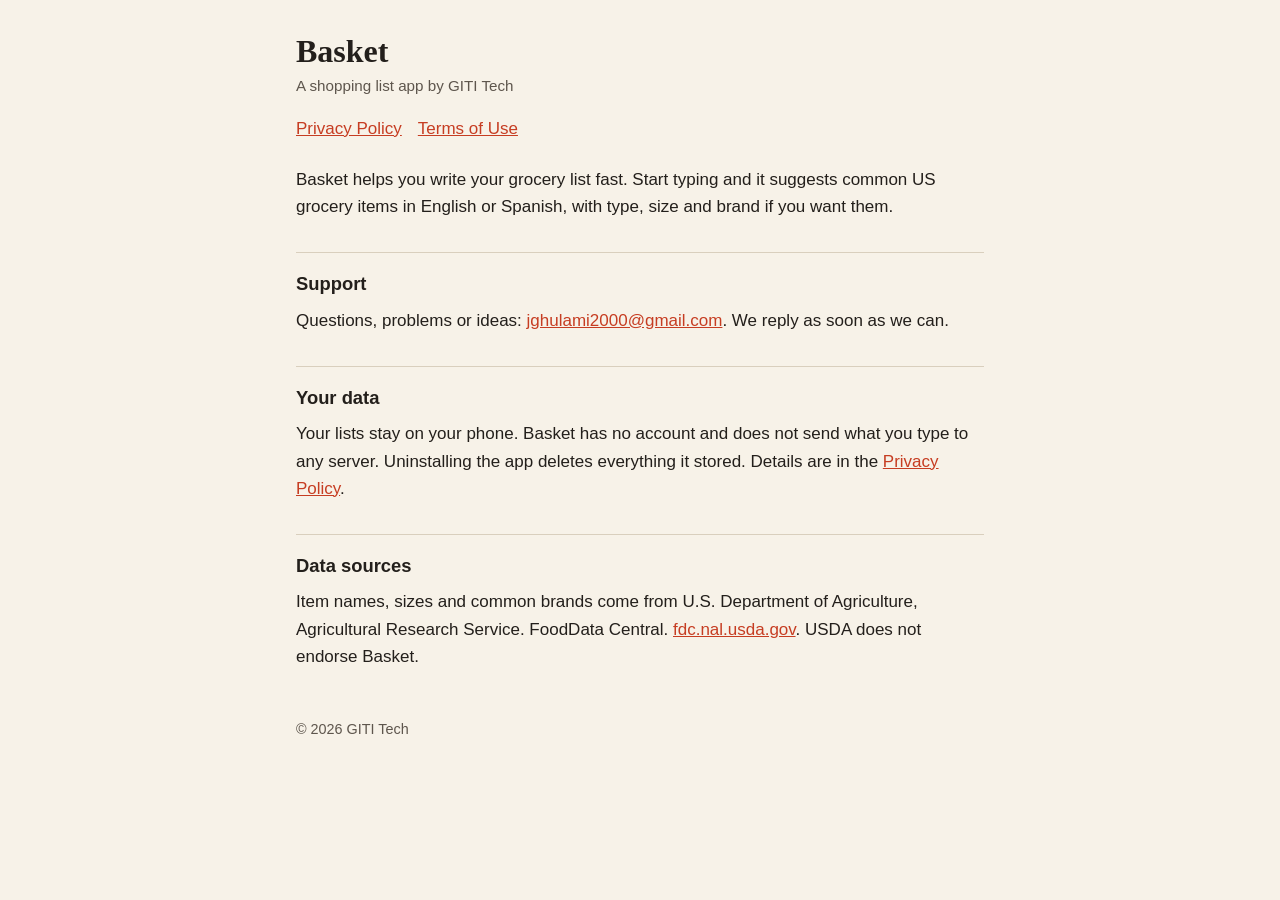
<file: index.html>
<!doctype html>
<html lang="en">
<head>
  <meta charset="utf-8">
  <meta name="viewport" content="width=device-width, initial-scale=1">
  <title>Basket by GITI Tech</title>
  <meta name="description" content="Basket is a shopping list that remembers what you paid. Support, privacy policy and terms.">
  <link rel="stylesheet" href="style.css">
</head>
<body>
<main>
  <h1>Basket</h1>
  <p class="meta">A shopping list app by GITI Tech</p>
  <nav>
    <a href="privacy.html">Privacy Policy</a>
    <a href="terms.html">Terms of Use</a>
  </nav>

  <p>Basket helps you write your grocery list fast. Start typing and it suggests common US grocery items in English or Spanish, with type, size and brand if you want them.</p>

  <h2>Support</h2>
  <p>Questions, problems or ideas: <a href="mailto:jghulami2000@gmail.com">jghulami2000@gmail.com</a>. We reply as soon as we can.</p>

  <h2>Your data</h2>
  <p>Your lists stay on your phone. Basket has no account and does not send what you type to any server. Uninstalling the app deletes everything it stored. Details are in the <a href="privacy.html">Privacy Policy</a>.</p>

  <h2>Data sources</h2>
  <p>Item names, sizes and common brands come from U.S. Department of Agriculture, Agricultural Research Service. FoodData Central. <a href="https://fdc.nal.usda.gov">fdc.nal.usda.gov</a>. USDA does not endorse Basket.</p>

  <footer>&copy; 2026 GITI Tech</footer>
</main>
</body>
</html>
</file>
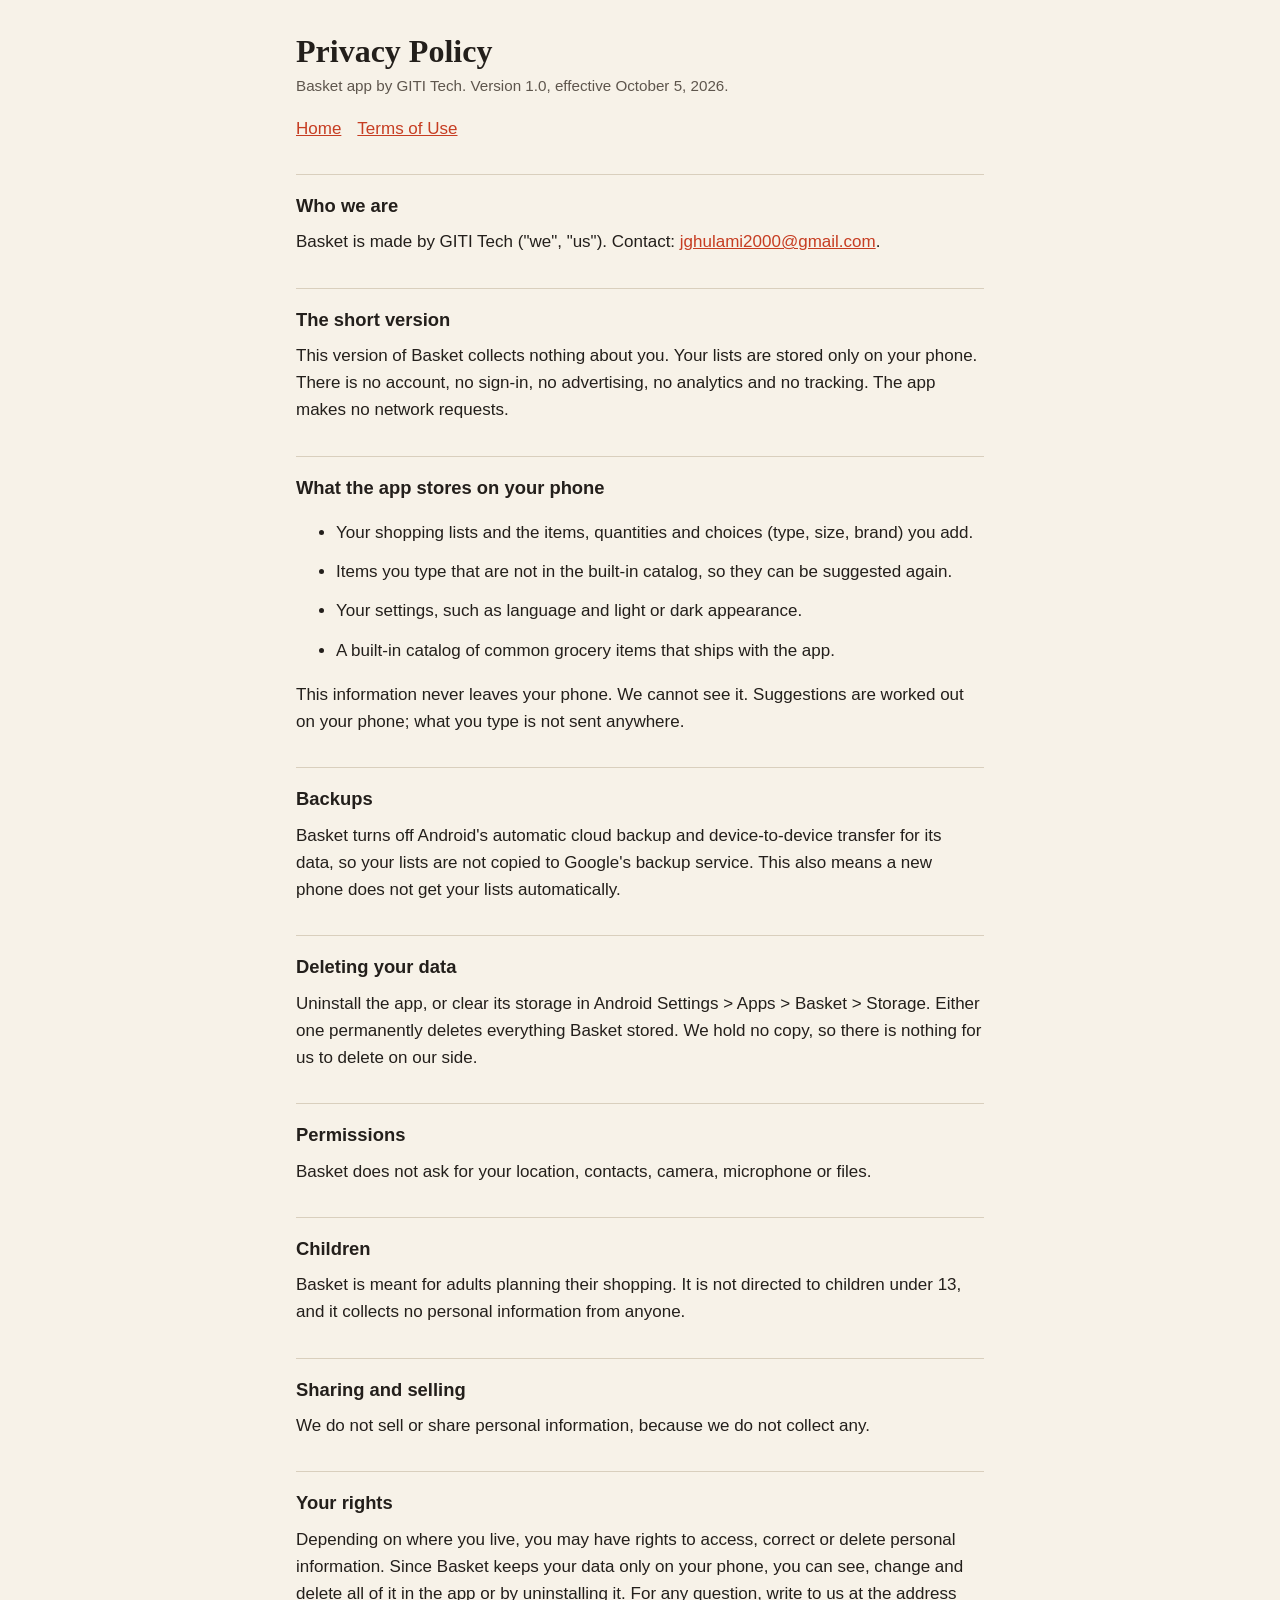
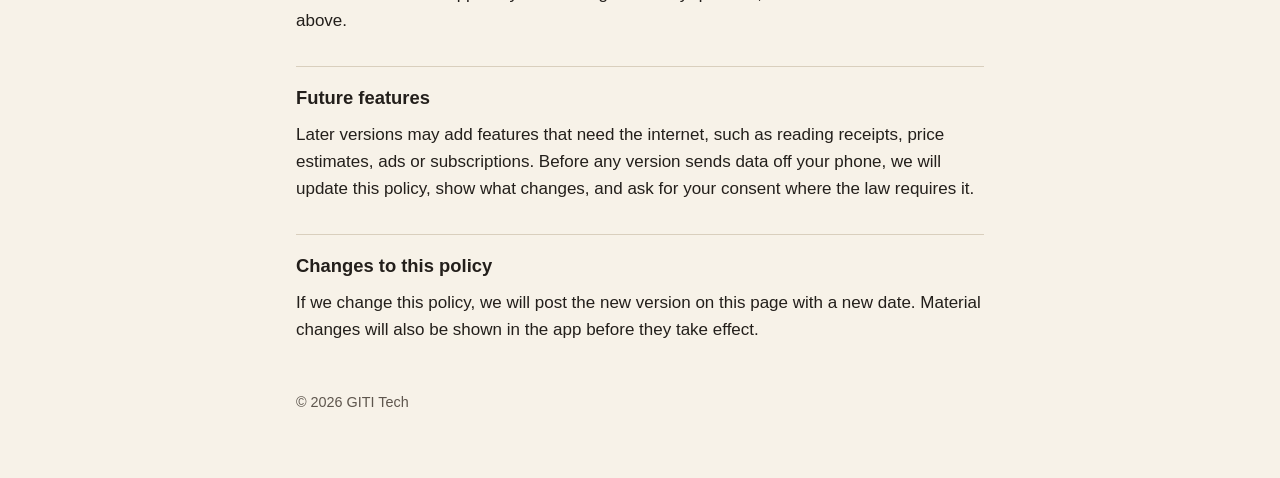
<file: privacy.html>
<!doctype html>
<html lang="en">
<head>
  <meta charset="utf-8">
  <meta name="viewport" content="width=device-width, initial-scale=1">
  <title>Privacy Policy | Basket</title>
  <link rel="stylesheet" href="style.css">
</head>
<body>
<main>
  <h1>Privacy Policy</h1>
  <p class="meta">Basket app by GITI Tech. Version 1.0, effective October 5, 2026.</p>
  <nav><a href="index.html">Home</a><a href="terms.html">Terms of Use</a></nav>

  <h2>Who we are</h2>
  <p>Basket is made by GITI Tech ("we", "us"). Contact: <a href="mailto:jghulami2000@gmail.com">jghulami2000@gmail.com</a>.</p>

  <h2>The short version</h2>
  <p>This version of Basket collects nothing about you. Your lists are stored only on your phone. There is no account, no sign-in, no advertising, no analytics and no tracking. The app makes no network requests.</p>

  <h2>What the app stores on your phone</h2>
  <ul>
    <li>Your shopping lists and the items, quantities and choices (type, size, brand) you add.</li>
    <li>Items you type that are not in the built-in catalog, so they can be suggested again.</li>
    <li>Your settings, such as language and light or dark appearance.</li>
    <li>A built-in catalog of common grocery items that ships with the app.</li>
  </ul>
  <p>This information never leaves your phone. We cannot see it. Suggestions are worked out on your phone; what you type is not sent anywhere.</p>

  <h2>Backups</h2>
  <p>Basket turns off Android's automatic cloud backup and device-to-device transfer for its data, so your lists are not copied to Google's backup service. This also means a new phone does not get your lists automatically.</p>

  <h2>Deleting your data</h2>
  <p>Uninstall the app, or clear its storage in Android Settings &gt; Apps &gt; Basket &gt; Storage. Either one permanently deletes everything Basket stored. We hold no copy, so there is nothing for us to delete on our side.</p>

  <h2>Permissions</h2>
  <p>Basket does not ask for your location, contacts, camera, microphone or files.</p>

  <h2>Children</h2>
  <p>Basket is meant for adults planning their shopping. It is not directed to children under 13, and it collects no personal information from anyone.</p>

  <h2>Sharing and selling</h2>
  <p>We do not sell or share personal information, because we do not collect any.</p>

  <h2>Your rights</h2>
  <p>Depending on where you live, you may have rights to access, correct or delete personal information. Since Basket keeps your data only on your phone, you can see, change and delete all of it in the app or by uninstalling it. For any question, write to us at the address above.</p>

  <h2>Future features</h2>
  <p>Later versions may add features that need the internet, such as reading receipts, price estimates, ads or subscriptions. Before any version sends data off your phone, we will update this policy, show what changes, and ask for your consent where the law requires it.</p>

  <h2>Changes to this policy</h2>
  <p>If we change this policy, we will post the new version on this page with a new date. Material changes will also be shown in the app before they take effect.</p>

  <footer>&copy; 2026 GITI Tech</footer>
</main>
</body>
</html>
</file>
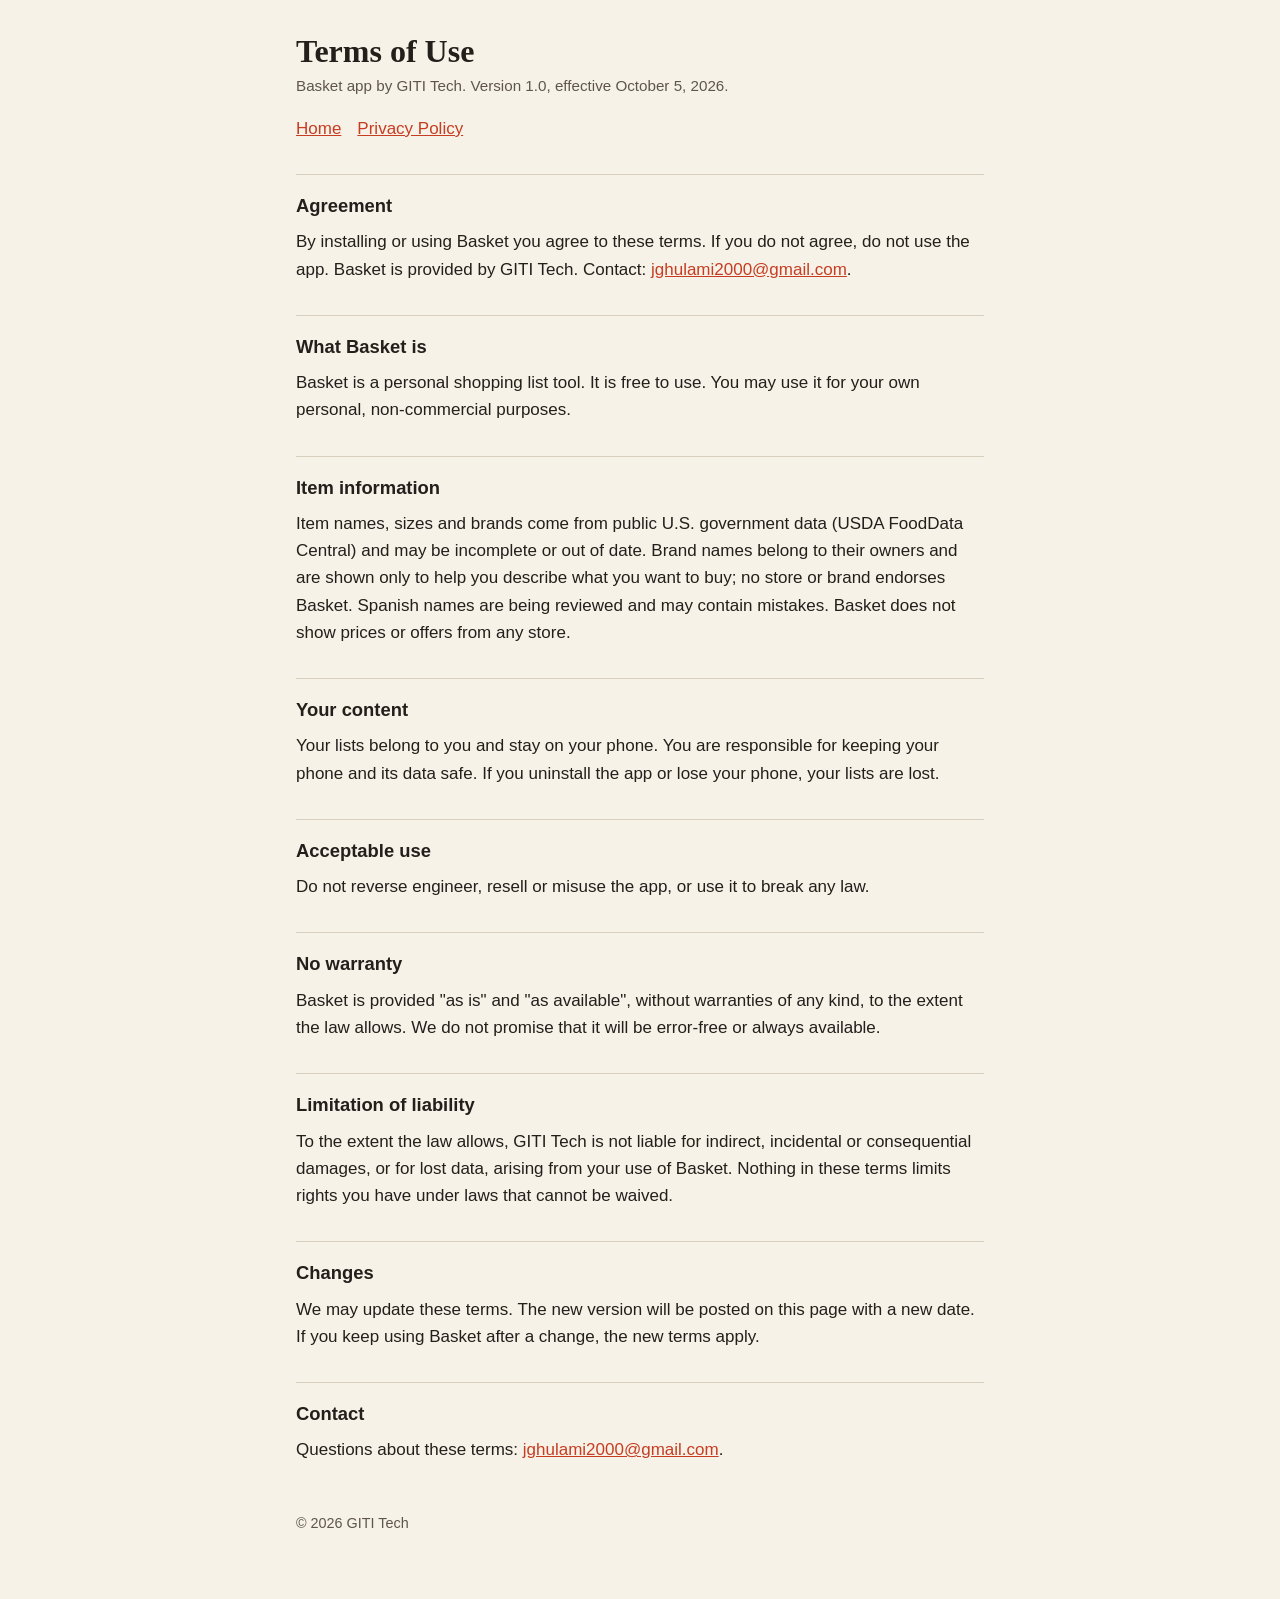
<file: terms.html>
<!doctype html>
<html lang="en">
<head>
  <meta charset="utf-8">
  <meta name="viewport" content="width=device-width, initial-scale=1">
  <title>Terms of Use | Basket</title>
  <link rel="stylesheet" href="style.css">
</head>
<body>
<main>
  <h1>Terms of Use</h1>
  <p class="meta">Basket app by GITI Tech. Version 1.0, effective October 5, 2026.</p>
  <nav><a href="index.html">Home</a><a href="privacy.html">Privacy Policy</a></nav>

  <h2>Agreement</h2>
  <p>By installing or using Basket you agree to these terms. If you do not agree, do not use the app. Basket is provided by GITI Tech. Contact: <a href="mailto:jghulami2000@gmail.com">jghulami2000@gmail.com</a>.</p>

  <h2>What Basket is</h2>
  <p>Basket is a personal shopping list tool. It is free to use. You may use it for your own personal, non-commercial purposes.</p>

  <h2>Item information</h2>
  <p>Item names, sizes and brands come from public U.S. government data (USDA FoodData Central) and may be incomplete or out of date. Brand names belong to their owners and are shown only to help you describe what you want to buy; no store or brand endorses Basket. Spanish names are being reviewed and may contain mistakes. Basket does not show prices or offers from any store.</p>

  <h2>Your content</h2>
  <p>Your lists belong to you and stay on your phone. You are responsible for keeping your phone and its data safe. If you uninstall the app or lose your phone, your lists are lost.</p>

  <h2>Acceptable use</h2>
  <p>Do not reverse engineer, resell or misuse the app, or use it to break any law.</p>

  <h2>No warranty</h2>
  <p>Basket is provided "as is" and "as available", without warranties of any kind, to the extent the law allows. We do not promise that it will be error-free or always available.</p>

  <h2>Limitation of liability</h2>
  <p>To the extent the law allows, GITI Tech is not liable for indirect, incidental or consequential damages, or for lost data, arising from your use of Basket. Nothing in these terms limits rights you have under laws that cannot be waived.</p>

  <h2>Changes</h2>
  <p>We may update these terms. The new version will be posted on this page with a new date. If you keep using Basket after a change, the new terms apply.</p>

  <h2>Contact</h2>
  <p>Questions about these terms: <a href="mailto:jghulami2000@gmail.com">jghulami2000@gmail.com</a>.</p>

  <footer>&copy; 2026 GITI Tech</footer>
</main>
</body>
</html>
</file>
<file: style.css>
:root { --bg: #F7F2E8; --surface: #FFFDF8; --ink: #231F1B; --soft: #5E564D; --rule: #D9CFBD; --accent: #C63D22; }
@media (prefers-color-scheme: dark) {
  :root { --bg: #1D211F; --surface: #262B28; --ink: #ECE6D8; --soft: #A8A294; --rule: #3A403C; --accent: #E8644A; }
}
* { box-sizing: border-box; }
body { margin: 0; background: var(--bg); color: var(--ink); font: 17px/1.6 -apple-system, "Segoe UI", Roboto, Helvetica, Arial, sans-serif; }
main { max-width: 720px; margin: 0 auto; padding: 32px 16px 64px; }
h1 { font-family: Georgia, "Times New Roman", serif; font-size: 2rem; line-height: 1.2; margin: 0 0 4px; }
h2 { font-size: 1.15rem; margin: 32px 0 8px; padding-top: 16px; border-top: 1px solid var(--rule); }
p, li { margin: 0 0 12px; }
.meta { color: var(--soft); font-size: 0.95rem; }
a { color: var(--accent); }
nav { display: flex; gap: 16px; flex-wrap: wrap; margin: 16px 0 24px; }
footer { margin-top: 48px; color: var(--soft); font-size: 0.9rem; }
</file>
